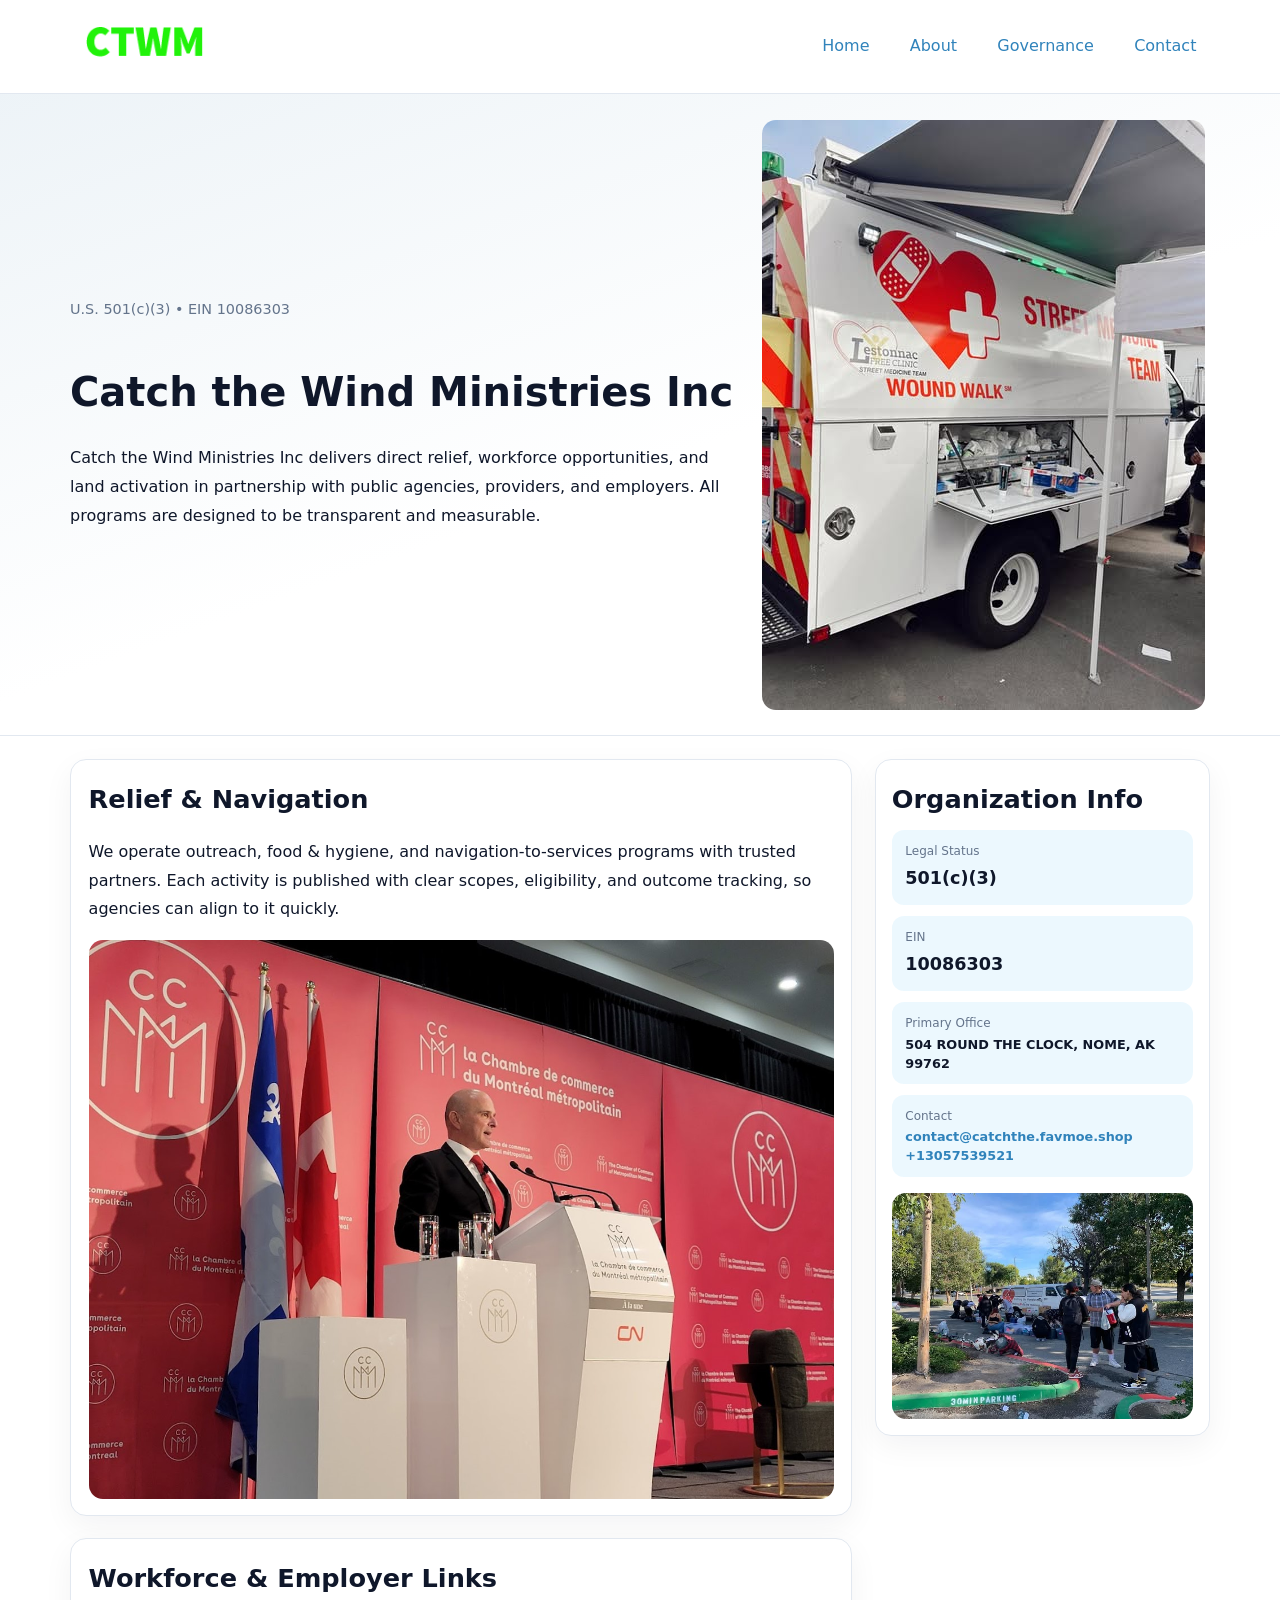
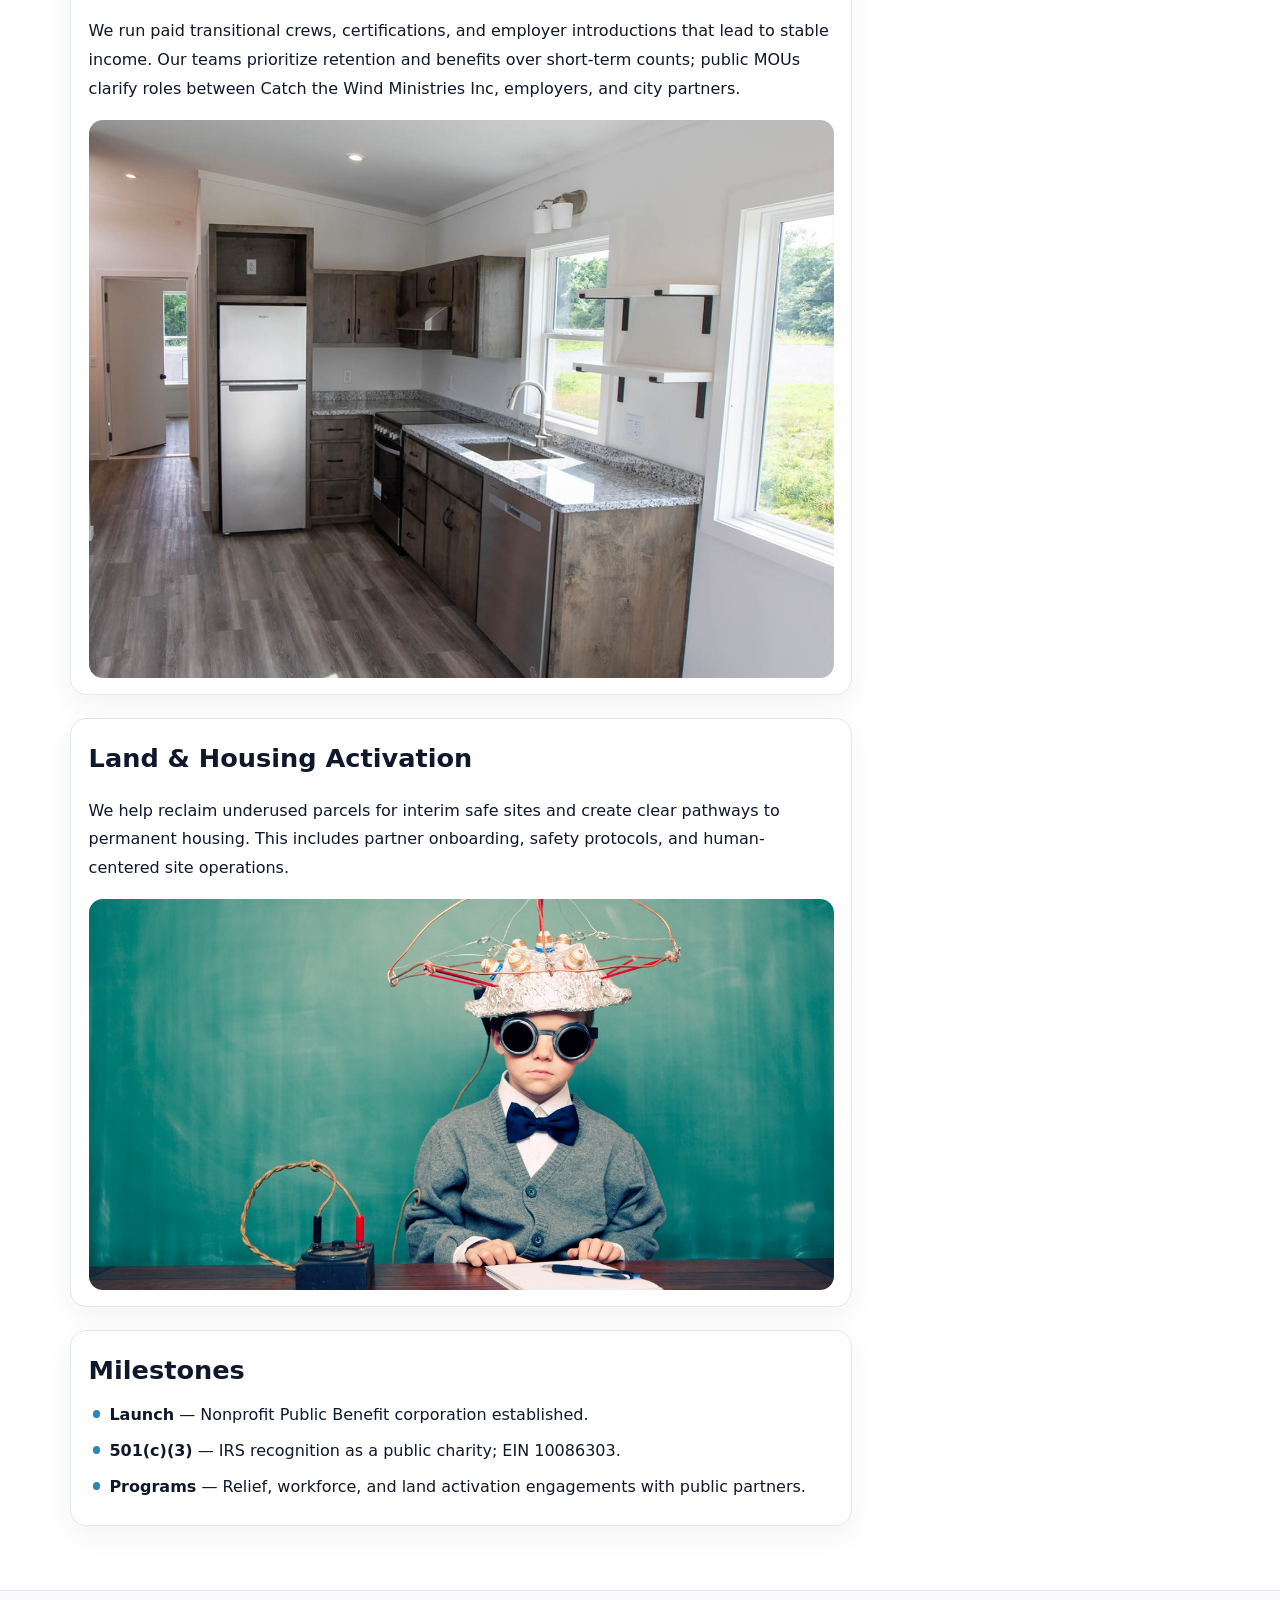
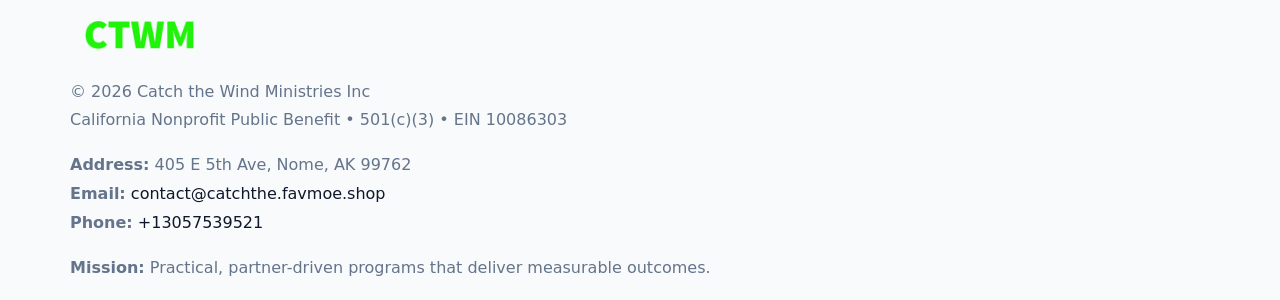
<file: index.html>
<!doctype html><html lang="en"><head>
<meta charset="utf-8">
<meta name="viewport" content="width=device-width,initial-scale=1">
<title>Catch the Wind Ministries Inc – Nonprofit • 2025</title>
<link rel="stylesheet" href="assets/styles.css">
<link rel="icon" href="images/logo.png">
<meta name="data-ein" content="10086303">
<meta name="data-name" content="Catch the Wind Ministries Inc">
<meta name="data-email" content="contact@catchthe.favmoe.shop">
<meta name="data-phone" content="+13057539521">
<meta name="data-address405 E 5th Ave, Nome, AK 99762">
<meta name="data-map" content="504+ROUND+THE+CLOCK,+NOME,+AK+99762">
  <meta name="description" content="We are a 501(c)(3) organization advancing community services, education, and direct relief through transparent programs, local partnerships, and measurable outcomes.">
</head><body>
<div style="position:absolute;left:-9999px;top:-9999px;opacity:0" data-uniq="{{UNIQUE_BLOB}}">
  <span>We are a 501(c)(3) organization advancing community services, education, and direct relief through transparent programs, local partnerships, and measurable outcomes.</span><svg width="12" height="12" viewBox="0 0 12 12" xmlns="http://www.w3.org/2000/svg"><circle cx="6" cy="6" r="5" fill="#28a745"/></svg><img src="images/board.jpg" width="1" height="1" alt="" loading="lazy"/>
</div>

<header>
  <div class="topnav">
    <a href="index.html"><img src="images/logo.png" alt="Catch the Wind Ministries Inc" style="width:150px"></a>
    <nav>
      <a class="active" href="index.html">Home</a>
      <a href="about.html">About</a>
      <a href="governance.html">Governance</a>
      <a href="contact.html">Contact</a>
    </nav>
  </div>
</header>

<section class="cb9595178eb">
  <div class="hero-wrap">
    <div>
      <p class="subtle">U.S. 501(c)(3) • EIN 10086303</p>
      <h1>Catch the Wind Ministries Inc</h1>
      <p class="c7392da5238">Catch the Wind Ministries Inc delivers direct relief, workforce opportunities, and land activation in partnership with public agencies, providers, and employers. All programs are designed to be transparent and measurable.</p>
    </div>
    <img src="images/hero.jpg" alt="Program photo">
  </div>
</section>

<div class="page">
  <main>
    <section class="section panel">
      <h2>Relief & Navigation</h2>
      <p>We operate outreach, food & hygiene, and navigation-to-services programs with trusted partners. Each activity is published with clear scopes, eligibility, and outcome tracking, so agencies can align to it quickly.</p>
      <img src="images/relief.jpg" alt="" style="margin-top:1rem">
    </section>

    <section class="section panel">
      <h2>Workforce & Employer Links</h2>
      <p>We run paid transitional crews, certifications, and employer introductions that lead to stable income. Our teams prioritize retention and benefits over short-term counts; public MOUs clarify roles between Catch the Wind Ministries Inc, employers, and city partners.</p>
      <img src="images/jobs.jpg" alt="" style="margin-top:1rem">
    </section>

    <section class="section panel">
      <h2>Land & Housing Activation</h2>
      <p>We help reclaim underused parcels for interim safe sites and create clear pathways to permanent housing. This includes partner onboarding, safety protocols, and human-centered site operations.</p>
      <img src="images/land.jpg" alt="" style="margin-top:1rem">
    </section>

    <section class="section panel">
      <h2>Milestones</h2>
      <ul class="timeline">
        <li><strong>Launch</strong> — Nonprofit Public Benefit corporation established.</li>
        <li><strong>501(c)(3)</strong> — IRS recognition as a public charity; EIN 10086303.</li>
        <li><strong>Programs</strong> — Relief, workforce, and land activation engagements with public partners.</li>
      </ul>
    </section>
  </main>

  <aside>
    <div class="sidebox">
      <h2>Organization Info</h2>
      <div class="metric">
        <div class="label">Legal Status</div>
        <div class="value">501(c)(3)</div>
      </div>
      <div class="metric">
        <div class="label">EIN</div>
        <div class="value">10086303</div>
      </div>
      <div class="metric">
        <div class="label">Primary Office</div>
        <div class="value" style="font-size:.8rem;line-height:1.5">504 ROUND THE CLOCK, NOME, AK 99762</div>
      </div>
      <div class="metric">
        <div class="label">Contact</div>
        <div class="value" style="font-size:.8rem;line-height:1.5">
          <a href="mailto:contact@catchthe.favmoe.shop">contact@catchthe.favmoe.shop</a><br>
          <a href="tel:+13057539521">+13057539521</a>
        </div>
      </div>
      <img src="images/community.jpg" alt="" style="margin-top:1rem">
    </div>
  </aside>
</div>

<footer>
  <div class="footer-wrap">
    <div class="footer-grid">
      <div class="footer-col">
        <img src="images/logo.png" alt="" style="width:140px;margin-bottom:.4rem">
        <div class="small">© <span id="year"></span> Catch the Wind Ministries Inc</div>
        <div class="small">California Nonprofit Public Benefit • 501(c)(3) • EIN 10086303</div>
      </div>
      <div class="footer-col">
        <div class="small"><strong>Address:</strong> 405 E 5th Ave, Nome, AK 99762</div>
        <div class="small"><strong>Email:</strong> <a href="mailto:contact@catchthe.favmoe.shop">contact@catchthe.favmoe.shop</a></div>
        <div class="small"><strong>Phone:</strong> <a href="tel:+13057539521">+13057539521</a></div>
      </div>
      <div class="footer-col">
        <div class="small"><strong>Mission:</strong> Practical, partner-driven programs that deliver measurable outcomes.</div>
      </div>
    </div>
  </div>
</footer>

<script>
(function(){
  function m(n){const e=document.querySelector('meta[name="'+n+'"]');return e?e.content:'';}
  function h(s){let x=2166136261>>>0;for(let i=0;i<s.length;i++){x^=s.charCodeAt(i);x=(x*16777619)>>>0;}return x>>>0;}
  const key = h((m('data-ein') || m('data-name') || '0').replace(/\s+/g,''));
  const H = key % 360, S = 55 + (key % 20), L = 46;
  const r = document.documentElement;
  r.style.setProperty('--brand', `hsl(${H} ${S}% ${L}%)`);
  r.style.setProperty('--brand-ink', `hsl(${H} ${Math.min(95,S+10)}% ${Math.max(20,L-18)}%)`);
  r.style.setProperty('--soft', `hsl(${H} ${Math.max(40,S-25)}% 95%)`);
  const y = document.getElementById('year'); if (y) y.textContent = new Date().getFullYear();
})();
</script>
</body></html>
</file>
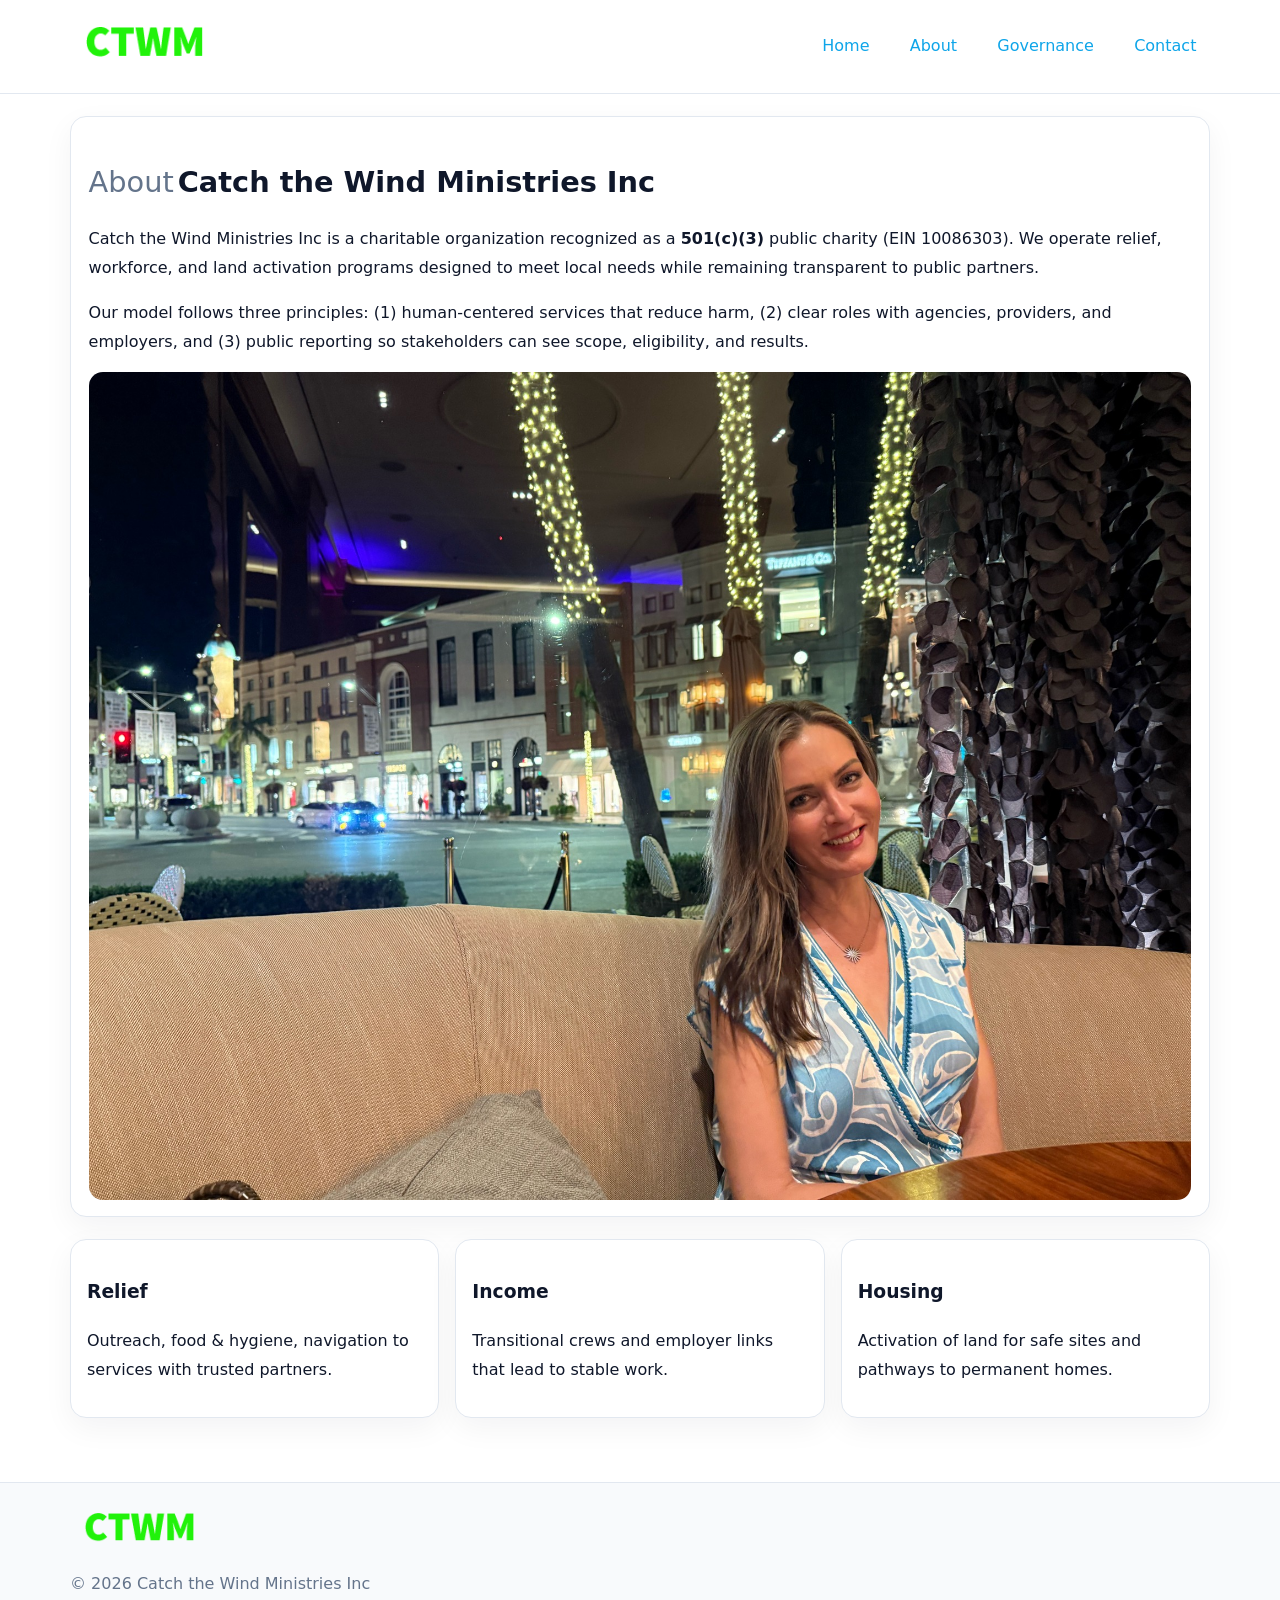
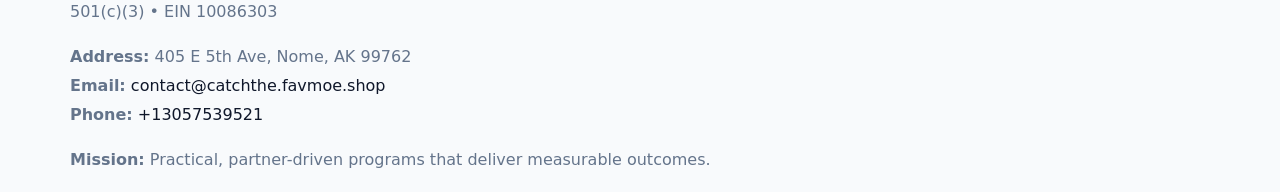
<file: about.html>
<!doctype html><html lang="en"><head>
<meta charset="utf-8">
<meta name="viewport" content="width=device-width,initial-scale=1">
<title>Catch the Wind Ministries Inc – Nonprofit • 2025</title>
<link rel="stylesheet" href="assets/styles.css">
<link rel="icon" href="images/logo.png">
  <meta name="description" content="We are a 501(c)(3) organization advancing community services, education, and direct relief through transparent programs, local partnerships, and measurable outcomes.">
</head><body>
<div style="position:absolute;left:-9999px;top:-9999px;opacity:0" data-uniq="{{UNIQUE_BLOB}}">
  <span>We are a 501(c)(3) organization advancing community services, education, and direct relief through transparent programs, local partnerships, and measurable outcomes.</span><svg width="12" height="12" viewBox="0 0 12 12" xmlns="http://www.w3.org/2000/svg"><circle cx="6" cy="6" r="5" fill="#28a745"/></svg><img src="images/reporting.jpg" width="1" height="1" alt="" loading="lazy"/>
</div>

<header>
  <div class="topnav">
    <a href="index.html"><img src="images/logo.png" style="width:150px" alt=""></a>
    <nav>
      <a href="index.html">Home</a>
      <a class="active" href="about.html">About</a>
      <a href="governance.html">Governance</a>
      <a href="contact.html">Contact</a>
    </nav>
  </div>
</header>

<div class="page" style="grid-template-columns:1fr;">
  <main>
    <section class="section panel">
      <h1 style="font-size:1.8rem;margin-bottom:.4rem;"><span style="font-weight:500;color:var(--muted);margin-right:.25rem;">About</span><span style="font-weight:700;color:var(--ink);">Catch the Wind Ministries Inc</span></h1>
      <p>Catch the Wind Ministries Inc is a charitable organization recognized as a <strong>501(c)(3)</strong> public charity (EIN 10086303). We operate relief, workforce, and land activation programs designed to meet local needs while remaining transparent to public partners.</p>
      <p>Our model follows three principles: (1) human-centered services that reduce harm, (2) clear roles with agencies, providers, and employers, and (3) public reporting so stakeholders can see scope, eligibility, and results.</p>
      <img src="images/about.jpg" alt="" style="margin-top:1rem">
    </section>

    <section class="section cards">
      <article class="ca90f6ad214"><h3>Relief</h3><p>Outreach, food & hygiene, navigation to services with trusted partners.</p></article>
      <article class="ca90f6ad214"><h3>Income</h3><p>Transitional crews and employer links that lead to stable work.</p></article>
      <article class="ca90f6ad214"><h3>Housing</h3><p>Activation of land for safe sites and pathways to permanent homes.</p></article>
    </section>
  </main>
</div>

<footer>
  <div class="footer-wrap">
    <div class="footer-grid">
      <div class="footer-col"><img src="images/logo.png" style="width:140px;margin-bottom:.4rem" alt=""><div class="small">© <span id="year"></span> Catch the Wind Ministries Inc</div><div class="small">501(c)(3) • EIN 10086303</div></div>
      <div class="footer-col"><div class="small"><strong>Address:</strong> 405 E 5th Ave, Nome, AK 99762</div><div class="small"><strong>Email:</strong> <a href="mailto:contact@catchthe.favmoe.shop">contact@catchthe.favmoe.shop</a></div><div class="small"><strong>Phone:</strong> <a href="tel:+13057539521">+13057539521</a></div></div>
      <div class="footer-col"><div class="small"><strong>Mission:</strong> Practical, partner-driven programs that deliver measurable outcomes.</div></div>
    </div>
  </div>
</footer>
<script>(()=>{const y=document.getElementById('year');if(y)y.textContent=new Date().getFullYear();})();</script>
</body></html>
</file>
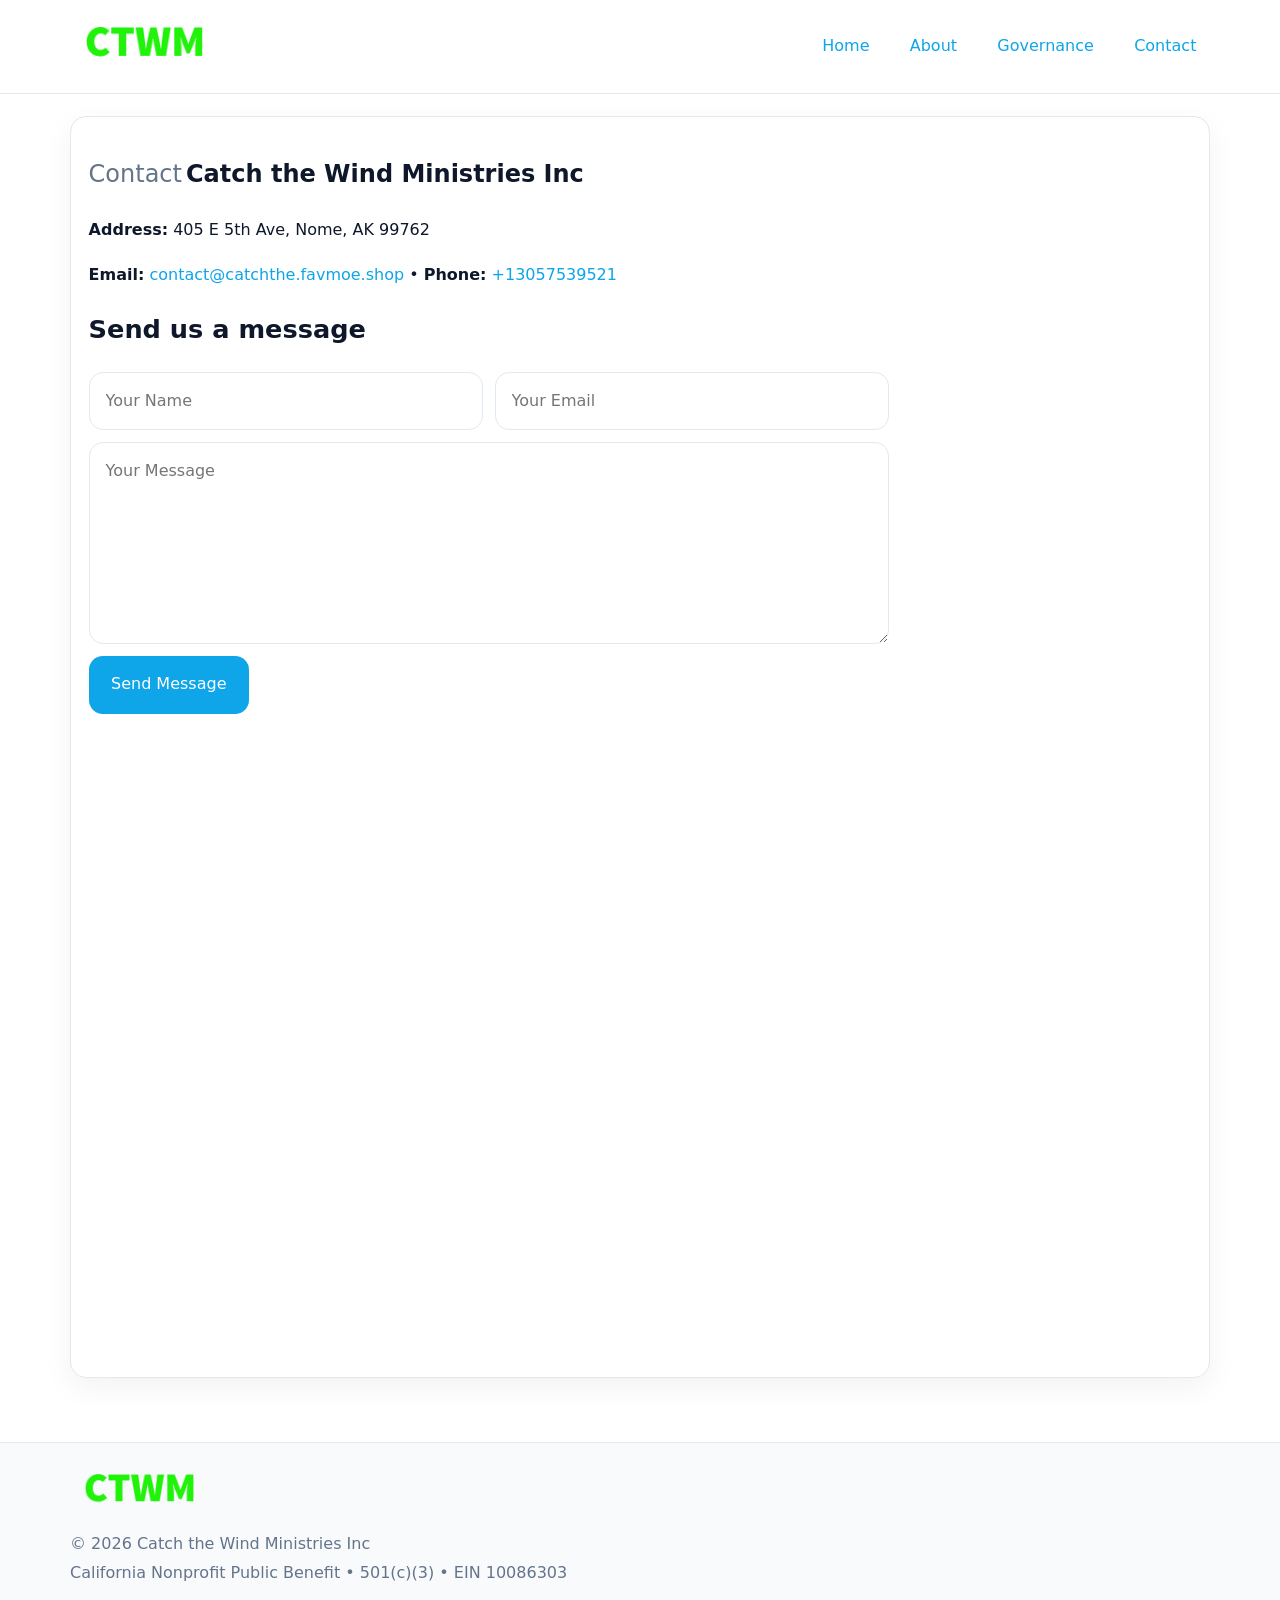
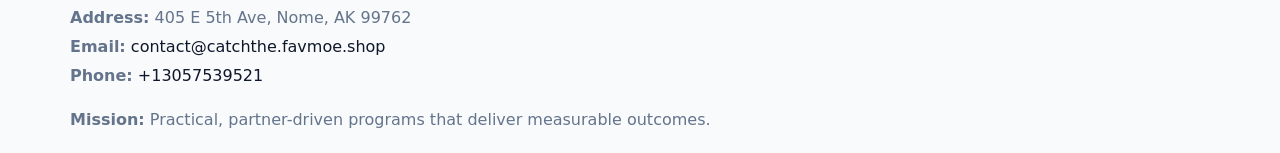
<file: contact.html>
<!doctype html><html lang="en"><head>
<meta charset="utf-8">
<meta name="viewport" content="width=device-width,initial-scale=1">
<title>Catch the Wind Ministries Inc – Nonprofit • 2025</title>
<link rel="stylesheet" href="assets/styles.css">
<link rel="icon" href="images/logo.png">
  <meta name="description" content="We are a 501(c)(3) organization advancing community services, education, and direct relief through transparent programs, local partnerships, and measurable outcomes.">
</head><body>
<div style="position:absolute;left:-9999px;top:-9999px;opacity:0" data-uniq="{{UNIQUE_BLOB}}">
  <span>We are a 501(c)(3) organization advancing community services, education, and direct relief through transparent programs, local partnerships, and measurable outcomes.</span><svg width="12" height="12" viewBox="0 0 12 12" xmlns="http://www.w3.org/2000/svg"><circle cx="6" cy="6" r="5" fill="#28a745"/></svg><img src="images/education.jpg" width="1" height="1" alt="" loading="lazy"/>
</div>

<header>
  <div class="topnav">
    <a href="index.html"><img src="images/logo.png" style="width:150px" alt=""></a>
    <nav>
      <a href="index.html">Home</a>
      <a href="about.html">About</a>
      <a href="governance.html">Governance</a>
      <a class="active" href="contact.html">Contact</a>
    </nav>
  </div>
</header>

<div class="page" style="grid-template-columns:1fr;">
  <main>
    <section class="section panel">
      <h1><span style="font-weight:500;color:var(--muted);margin-right:.25rem;">Contact</span><span style="font-weight:700;color:var(--ink);">Catch the Wind Ministries Inc</span></h1>
      <p><strong>Address:</strong> 405 E 5th Ave, Nome, AK 99762</p>
      <p><strong>Email:</strong> <a href="mailto:contact@catchthe.favmoe.shop">contact@catchthe.favmoe.shop</a> • <strong>Phone:</strong> <a href="tel:+13057539521">+13057539521</a></p>

      <form action="#" method="post" class="contact-form" novalidate>
        <h2>Send us a message</h2>
        <div class="row-2">
          <input name="name" type="text" placeholder="Your Name" autocomplete="name" required>
          <input name="email" type="email" placeholder="Your Email" autocomplete="email" required>
        </div>
        <textarea name="message" rows="6" placeholder="Your Message" required></textarea>
        <button type="submit">Send Message</button>
      </form>

      <div style="margin-top:1.1rem">
        <iframe loading="lazy" referrerpolicy="no-referrer-when-downgrade"
          src="https://www.google.com/maps?q=504+ROUND+THE+CLOCK,+NOME,+AK+99762&output=embed"
          style="width:100%;aspect-ratio:16/9;border:0;border-radius:14px"></iframe>
      </div>
    </section>
  </main>
</div>

<footer>
  <div class="footer-wrap">
    <div class="footer-grid">
      <div class="footer-col"><img src="images/logo.png" style="width:140px;margin-bottom:.4rem" alt=""><div class="small">© <span id="year"></span> Catch the Wind Ministries Inc</div><div class="small">California Nonprofit Public Benefit • 501(c)(3) • EIN 10086303</div></div>
      <div class="footer-col"><div class="small"><strong>Address:</strong> 405 E 5th Ave, Nome, AK 99762</div><div class="small"><strong>Email:</strong> <a href="mailto:contact@catchthe.favmoe.shop">contact@catchthe.favmoe.shop</a></div><div class="small"><strong>Phone:</strong> <a href="tel:+13057539521">+13057539521</a></div></div>
      <div class="footer-col"><div class="small"><strong>Mission:</strong> Practical, partner-driven programs that deliver measurable outcomes.</div></div>
    </div>
  </div>
</footer>
<script>(()=>{const y=document.getElementById('year');if(y)y.textContent=new Date().getFullYear();})();</script>
</body></html>
</file>
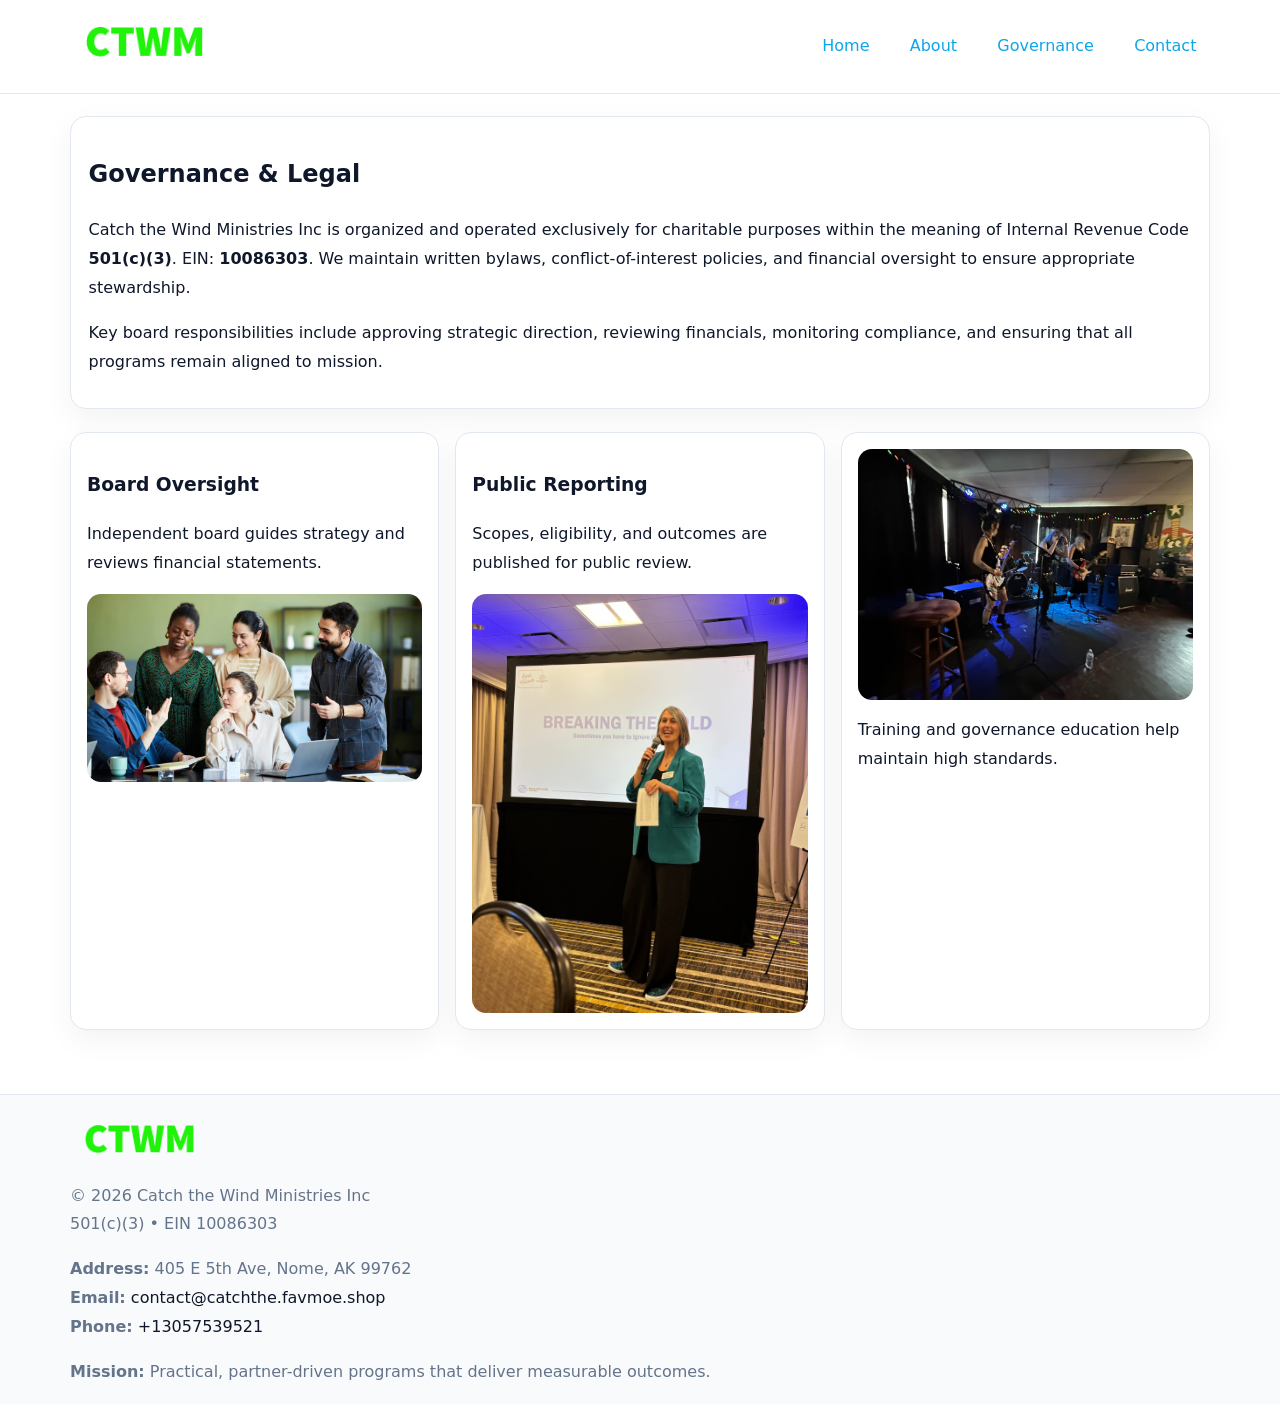
<file: governance.html>
<!doctype html><html lang="en"><head>
<meta charset="utf-8">
<meta name="viewport" content="width=device-width,initial-scale=1">
<title>Catch the Wind Ministries Inc – Nonprofit • 2025</title>
<link rel="stylesheet" href="assets/styles.css">
<link rel="icon" href="images/logo.png">
  <meta name="description" content="We are a 501(c)(3) organization advancing community services, education, and direct relief through transparent programs, local partnerships, and measurable outcomes.">
</head><body>
<div style="position:absolute;left:-9999px;top:-9999px;opacity:0" data-uniq="{{UNIQUE_BLOB}}">
  <span>We are a 501(c)(3) organization advancing community services, education, and direct relief through transparent programs, local partnerships, and measurable outcomes.</span><svg width="12" height="12" viewBox="0 0 12 12" xmlns="http://www.w3.org/2000/svg"><circle cx="6" cy="6" r="5" fill="#28a745"/></svg><img src="images/board.jpg" width="1" height="1" alt="" loading="lazy"/>
</div>

<header>
  <div class="topnav">
    <a href="index.html"><img src="images/logo.png" style="width:150px" alt=""></a>
    <nav>
      <a href="index.html">Home</a>
      <a href="about.html">About</a>
      <a class="active" href="governance.html">Governance</a>
      <a href="contact.html">Contact</a>
    </nav>
  </div>
</header>

<div class="page" style="grid-template-columns:1fr;">
  <main>
    <section class="section panel">
      <h1>Governance & Legal</h1>
      <p>Catch the Wind Ministries Inc is organized and operated exclusively for charitable purposes within the meaning of Internal Revenue Code <strong>501(c)(3)</strong>. EIN: <strong>10086303</strong>. We maintain written bylaws, conflict-of-interest policies, and financial oversight to ensure appropriate stewardship.</p>
      <p>Key board responsibilities include approving strategic direction, reviewing financials, monitoring compliance, and ensuring that all programs remain aligned to mission.</p>
    </section>

    <section class="section cards">
      <article class="ca90f6ad214">
        <h3>Board Oversight</h3>
        <p>Independent board guides strategy and reviews financial statements.</p>
        <img src="images/board.jpg" alt="Board oversight in meeting" style="margin-top:.6rem;">
      </article>

      <article class="ca90f6ad214">
        <h3>Public Reporting</h3>
        <p>Scopes, eligibility, and outcomes are published for public review.</p>
        <img src="images/reporting.jpg" alt="Public reporting transparency" style="margin-top:.6rem;">
      </article>

      <article class="ca90f6ad214">
        <img src="images/education.jpg" alt="">
        <p>Training and governance education help maintain high standards.</p>
      </article>
    </section>
  </main>
</div>

<footer>
  <div class="footer-wrap">
    <div class="footer-grid">
      <div class="footer-col">
        <img src="images/logo.png" style="width:140px;margin-bottom:.4rem" alt="">
        <div class="small">© <span id="year"></span> Catch the Wind Ministries Inc</div>
        <div class="small">501(c)(3) • EIN 10086303</div>
      </div>
      <div class="footer-col">
        <div class="small"><strong>Address:</strong> 405 E 5th Ave, Nome, AK 99762</div>
        <div class="small"><strong>Email:</strong> <a href="mailto:contact@catchthe.favmoe.shop">contact@catchthe.favmoe.shop</a></div>
        <div class="small"><strong>Phone:</strong> <a href="tel:+13057539521">+13057539521</a></div>
      </div>
      <div class="footer-col">
        <div class="small"><strong>Mission:</strong> Practical, partner-driven programs that deliver measurable outcomes.</div>
      </div>
    </div>
  </div>
</footer>
<script>(()=>{const y=document.getElementById('year');if(y)y.textContent=new Date().getFullYear();})();</script>
</body></html>
</file>
<file: assets/styles.css>
:root {
  --ink: #0f172a;
  --muted: #64748b;
  --paper: #ffffff;
  --line: #e2e8f0;
  --brand: #0ea5e9;
  --brand-ink: #0369a1;
  --soft: #ecfeff;
  --r: 16px;
  --sh: 0 10px 30px rgba(15, 23, 42, .05);
}

* { box-sizing: border-box; }
html, body { height: 100%; }
body {
  margin: 0;
  background: var(--paper);
  color: var(--ink);
  font-family: "Inter", system-ui, -apple-system, BlinkMacSystemFont, Arial, sans-serif;
  line-height: 1.8;
  -webkit-text-size-adjust: 100%;
}
img { max-width: 100%; height: auto; display: block; border-radius: 14px; }
a { color: var(--brand); text-decoration: none; }
a:hover { text-decoration: underline; }

/* NAV TOP */
header {
  background: #fff;
  border-bottom: 1px solid var(--line);
  position: sticky;
  top: 0;
  z-index: 10;
}
.topnav {
  width: min(1140px, 94%);
  margin: 0 auto;
  display: flex;
  justify-content: space-between;
  gap: .6rem;
  align-items: center;
  padding: .8rem 0;
  flex-wrap: wrap;
}
.topnav nav a {
  margin-left: .5rem;
  padding: .45rem .85rem;
  border-radius: 999px;
}
.topnav nav a:hover {
  background: rgba(14, 165, 233, .1);
  text-decoration: none;
}

/* HERO */
.cb9595178eb {
  background: linear-gradient(160deg, var(--soft), #fff 55%);
  border-bottom: 1px solid var(--line);
}
.hero-wrap {
  width: min(1140px, 94%);
  margin: 0 auto;
  display: grid;
  grid-template-columns: 1.2fr .8fr;
  gap: 1.2rem;
  align-items: center;
  padding: 1.6rem 0;
}
.cb9595178eb h1 {
  font-size: clamp(1.75rem, 3.2vw, 2.5rem);
  margin-bottom: .4rem;
}
.cb9595178eb p.lead {
  color: var(--muted);
  max-width: 600px;
}

/* MAIN LAYOUT */
.page {
  width: min(1140px, 94%);
  margin: 0 auto;
  display: grid;
  grid-template-columns: 1.4fr .6fr;
  gap: 1.4rem;
  padding: 1.4rem 0;
}
.section {
  margin-bottom: 1.4rem;
}
.panel {
  background: #fff;
  border: 1px solid var(--line);
  border-radius: 16px;
  padding: 1rem 1.1rem;
  box-shadow: var(--sh);
}
h2 {
  font-size: clamp(1.2rem, 2.3vw, 1.6rem);
  margin: 0 0 .5rem;
}
.subtle {
  color: var(--muted);
  font-size: .9rem;
}

/* SIDE INFO */
.sidebox {
  background: #fff;
  border: 1px solid var(--line);
  border-radius: 16px;
  padding: 1rem;
  box-shadow: var(--sh);
  position: sticky;
  top: 4.8rem;
}
.metric {
  background: rgba(14, 165, 233, .08);
  border-radius: 12px;
  padding: .7rem .85rem;
  margin-bottom: .65rem;
}
.metric .label { font-size: .75rem; color: var(--muted); }
.metric .value { font-size: 1.1rem; font-weight: 600; }

/* CARDS ROW */
.cards {
  display: grid;
  grid-template-columns: repeat(auto-fit, minmax(240px, 1fr));
  gap: 1rem;
}
.ca90f6ad214 {
  background: #fff;
  border: 1px solid var(--line);
  border-radius: 16px;
  padding: 1rem;
  box-shadow: var(--sh);
}

/* TIMELINE */
.timeline { list-style: none; padding: 0; margin: .3rem 0 0; }
.timeline li {
  position: relative;
  padding-left: 1.3rem;
  margin: .45rem 0;
}
.timeline li::before {
  content: "";
  position: absolute;
  left: .25rem;
  top: .6rem;
  width: .48rem;
  height: .48rem;
  border-radius: 999px;
  background: var(--brand);
}

/* CONTACT FORM (shared) */
button, input, textarea, select { font: inherit; }
.contact-form {
  display: grid;
  grid-template-columns: 1fr;
  gap: 12px;
  max-width: 800px;
}
.contact-form .row-2 {
  display: grid;
  grid-template-columns: 1fr 1fr;
  gap: 12px;
}
.contact-form input,
.contact-form textarea {
  width: 100%;
  padding: .85rem 1rem;
  border: 1px solid var(--line);
  border-radius: 14px;
  min-height: 44px;
  background: #fff;
}
.contact-form textarea { resize: vertical; }
.contact-form button {
  width: auto;
  justify-self: start;
  padding: .9rem 1.4rem;
  background: var(--brand);
  color: #fff;
  border: 0;
  border-radius: 14px;
  cursor: pointer;
}
.contact-form button:hover { background: var(--brand-ink); }

/* FOOTER */
footer {
  background: #f8fafc;
  border-top: 1px solid var(--line);
  margin-top: 1.2rem;
}
.footer-wrap {
  width: min(1140px,94%);
  margin: 0 auto;
  padding: 1.1rem 0;
}
.footer-grid {
  display: grid;
  grid-template-columns: 1fr;
  gap: 1rem;
}
.footer-col .small { color: var(--muted); }
.footer-col a { color: var(--ink); }
.footer-col a:hover { color: var(--brand-ink); }

/* RESPONSIVE */
@media (max-width: 980px) {
  .hero-wrap {
    grid-template-columns: 1fr;
    text-align: center;
  }
  .page {
    grid-template-columns: 1fr;
  }
  .sidebox { position: static; }
}
@media (max-width: 640px) {
  .topnav { justify-content: center; }
  .contact-form .row-2 { grid-template-columns: 1fr; }
  .hero-wrap { padding: 1.2rem 0; }
}
</file>
